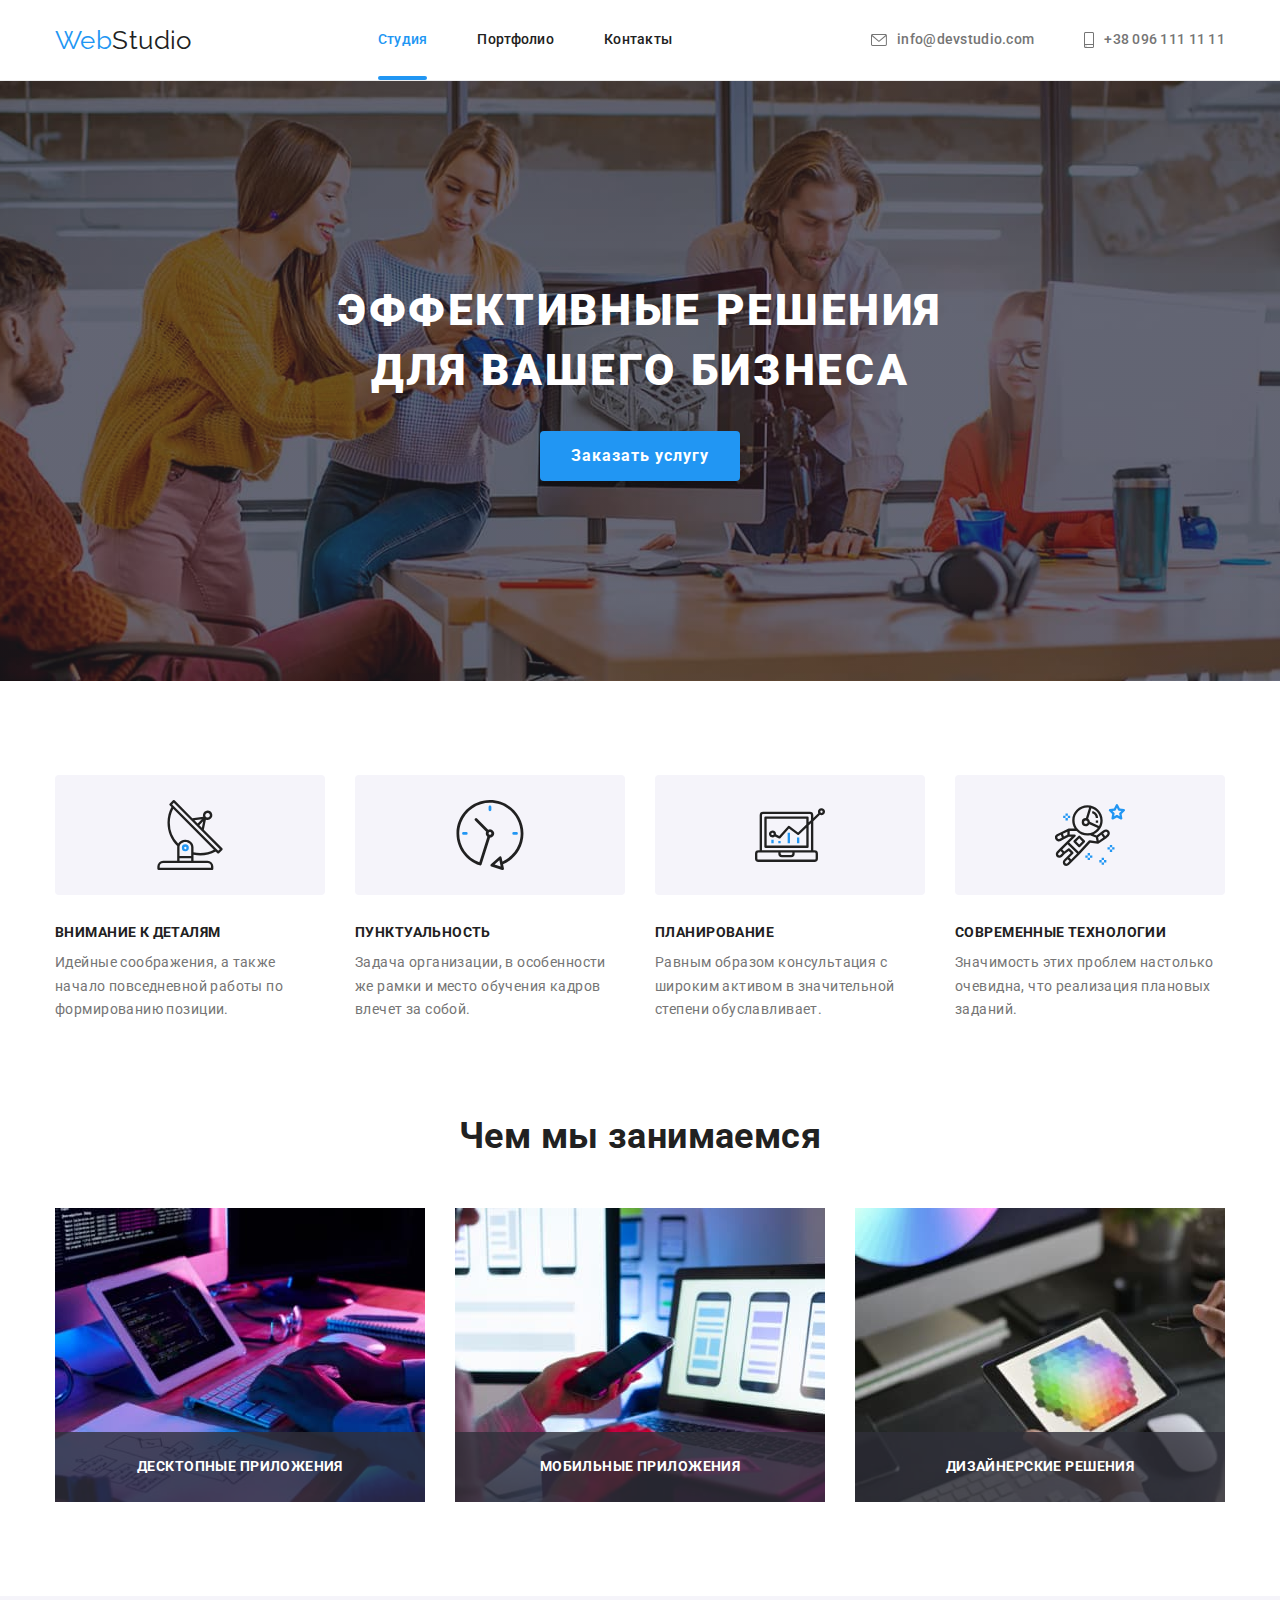
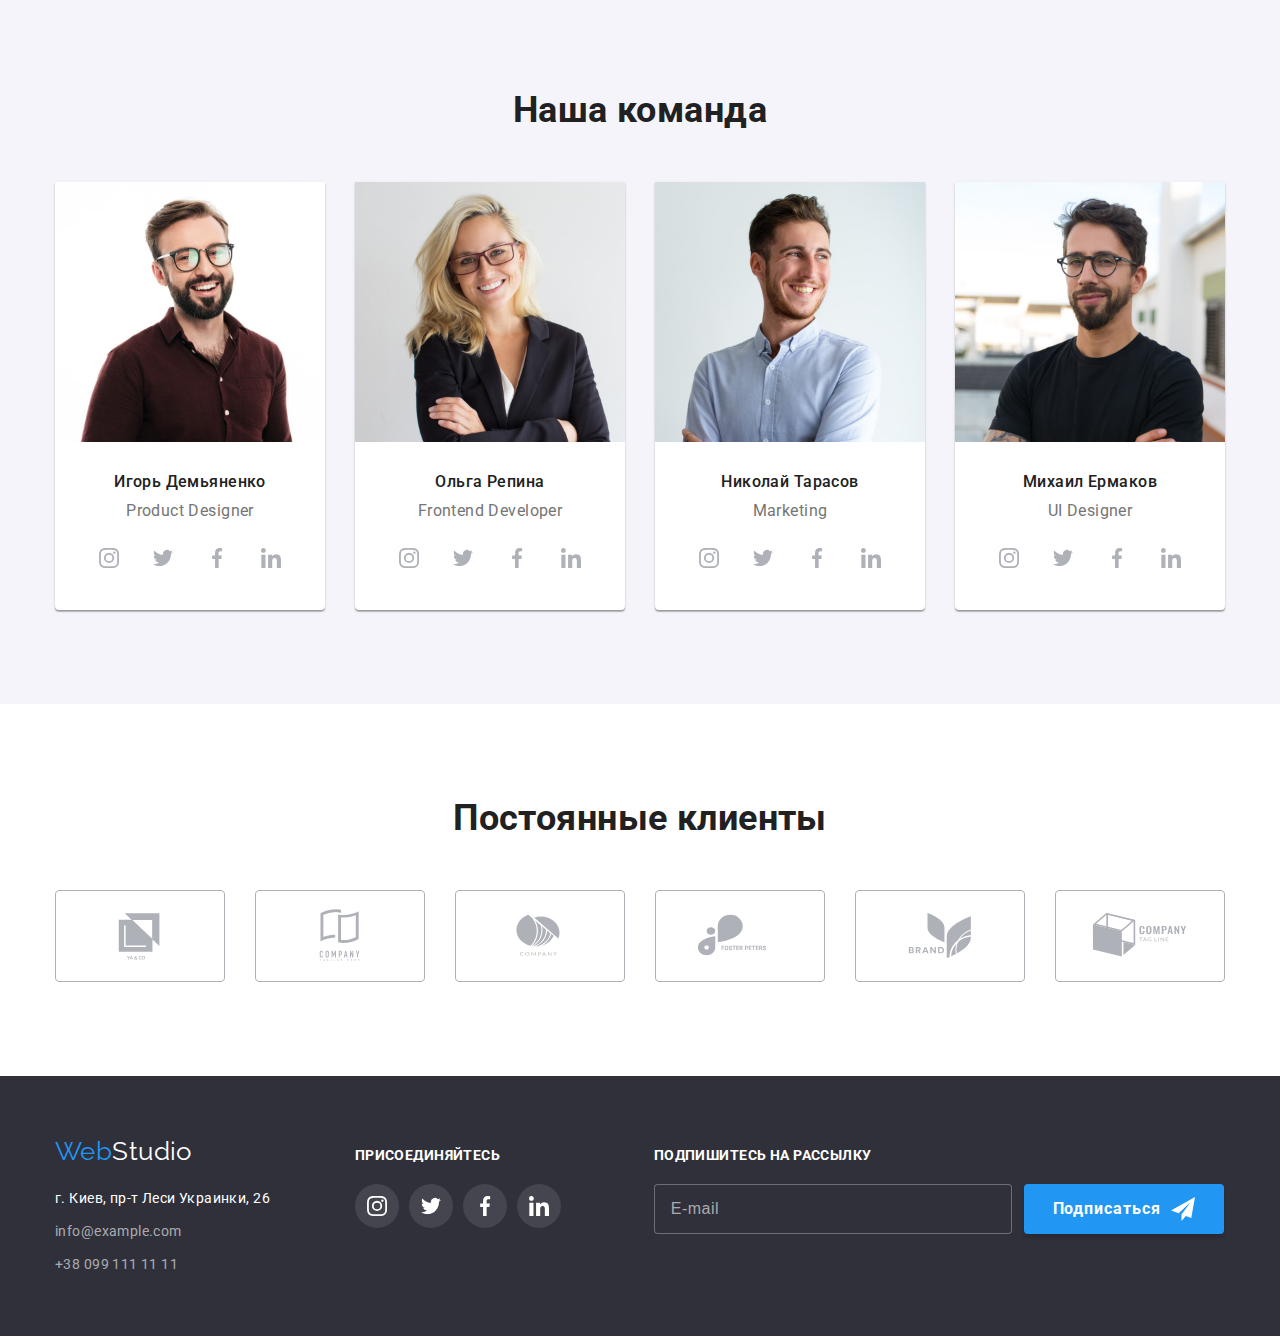
<file: index.html>
<!DOCTYPE html>
<html lang="ru">
<head>
    <meta charset="UTF-8">
    <meta http-equiv="X-UA-Compatible" content="IE=edge">
    <meta name="viewport" content="width=device-width, initial-scale=1.0">
    <title>HomeWork</title>
    <link rel="preconnect" href="https://fonts.googleapis.com">
    <link rel="preconnect" href="https://fonts.gstatic.com" crossorigin>
    <link href="https://fonts.googleapis.com/css2?family=Raleway:wght@700&family=Roboto:wght@400;500;700;900&display=swap"  rel="stylesheet">
    
    <link rel="stylesheet" href="https://cdnjs.cloudflare.com/ajax/libs/modern-normalize/1.1.0/modern-normalize.min.css"
    integrity="sha512-wpPYUAdjBVSE4KJnH1VR1HeZfpl1ub8YT/NKx4PuQ5NmX2tKuGu6U/JRp5y+Y8XG2tV+wKQpNHVUX03MfMFn9Q=="
    crossorigin="anonymous" referrerpolicy="no-referrer" />
    
    
    <link rel="stylesheet" href="./css/main.min.css">
</head>
<body>
    
    <!-- Header -->
    <header  class="page-header">
        <div class="container header">
            <nav class="site-nav header__site-nav" >
            <a href="./index.html" class="logo">Web<span class="logo logo--dark">Studio</span> </a>

            <ul class="site-nav__list">
                <li ><a class="link link--current" href="./index.html" >Студия</a></li>
                <li><a class="link" href="./portfolio.html">Портфолио</a></li>
                <li><a class="link" href="">Контакты</a></li>
        
            </ul>
        
        </nav>
        
        
            <ul class="auth-nav">
                <li class="auth-nav__item">
                    <a href="mailto:info@devstudio.com" class="link link--grey">
                    <svg class="auth-nav__icon" width="16" height="12">
                        <use href="./images/icons.svg#icon-mail"></use>        
                    </svg>
                    info@devstudio.com</a></li>

                <li class="auth-nav__item"><a href="tel:+380961111111" class="link link--grey">
                    <svg class="auth-nav__icon" width="10" height="16">
                        <use href="./images/icons.svg#icon-phone"></use>
                    </svg>
                    +38 096 111 11 11</a></li>
            </ul>
        
        </div>
        
        
    </header>
    
    <main>

        <!-- Hero -->
        <section class="hero section" >
            <div class="container">
                <h1 class="title title--large">Эффективные решения для вашего бизнеса</h1>
                <button data-modal-open class="button" type="button">Заказать услугу</button>
                
            </div>
            
           
            
        </section>
        
        <!-- Benefits -->
        <section class="section">
            <div class="container">
                <h2 class="visually-hidden">Преимущества</h2>
                <ul class="benefits">
            
                    <li class="benefits__item">
                        <div class="benefits__icon-thumb">
                            <svg  width="70" height="70">
                            <use href="./images/icons.svg#icon-antenna"></use>
                            </svg>

                        </div>
                        
                        <h3 class="title title--small">Внимание к деталям</h3>
                        <p>Идейные соображения, а также начало повседневной работы по формированию позиции.</p>
                    </li>

                    <li class="benefits__item">
                        <div class="benefits__icon-thumb">
                            <svg  width="70" height="70">
                                <use href="./images/icons.svg#icon-clock"></use>
                            </svg>
                        
                        </div>

                        <h3 class="title title--small">Пунктуальность</h3>
                        <p>Задача организации, в особенности же рамки и место обучения кадров влечет за собой.</p>
                    </li>

                    <li class="benefits__item">
                        <div class="benefits__icon-thumb">
                            <svg  width="70" height="70">
                            <use href="./images/icons.svg#icon-diagram"></use>
                            </svg>

                        </div>
                        <h3 class="title title--small">Планирование</h3>
                        <p>Равным образом консультация с широким активом в значительной степени обуславливает.</p>
                    </li>

                    <li class="benefits__item">
                        <div class="benefits__icon-thumb">
                            <svg  width="70" height="70">
                            <use href="./images/icons.svg#icon-astronaut"></use>
                            </svg>

                        </div>
                        <h3 class="title title--small">Современные технологии</h3>
                        <p>Значимость этих проблем настолько очевидна, что реализация плановых заданий.</p>
                    </li>
                </ul>

            </div>
            
        </section>

        <!-- what we are doing -->
        <section class="section works">
            <div class="container">
                <h2 class="title title--middle">Чем мы занимаемся</h2>
                <ul class="works__list-images">
                    <li>
                        <div class="works__overlay">
                            <img src="./images/box1.jpg" alt="Часть рабочего стола, программист работает за компьютером." width="370">
                            <p class="works__description">Десктопные приложения</p>
                        </div>
                        
                    
                    </li>
                    <li>
                        <div class="works__overlay">
                            <img src="./images/box2.jpg" alt="Дизайнер разрабатывает приложение для телефона." width="370">
                            <p class="works__description">Мобильные приложения</p>
                        </div>
                        
                    
                    </li>
                    <li>
                        <div class="works__overlay">
                            <img src="./images/box3.jpg" alt="Веб-дизайнер выбирает необходимый цвет на планшете." width="370">
                            <p class="works__description">Дизайнерские решения</p>
                        </div>
                        
                    </li>
                </ul>

            </div>
            
        </section>

        <!-- Our team -->
        <section class="team section">
            <div class="container">
                <h2 class="title title--middle">Наша команда</h2>
                <ul class="team__list-cards">
                    <li class="team__card"><img src="./images/teamCard1.jpg" alt="Игорь Демьяненко Product Designer" width="270">

                    <div class="team__description">
                            <h3 class="team__name">Игорь Демьяненко</h3>
                            <p class="team__position">Product Designer</p>

                        <div class="social">
                            <ul class="social__list">
                                <li>
                                    <a class="social__link" href="" aria-label="instagram">
                                        <svg  width="20" height="20">
                                            <use href="./images/icons.svg#icon-instagram"></use>
                                        </svg>
                                    </a>
                                </li>
                                <li>
                                    <a class="social__link" href="" aria-label="twitter">
                                        <svg  width="20" height="20">
                                            <use href="./images/icons.svg#icon-twitter"></use>
                                        </svg>
                                    </a>
                                </li>
                                <li>
                                    <a class="social__link" href="" aria-label="facebook">
                                        <svg  width="20" height="20">
                                            <use href="./images/icons.svg#icon-facebook"></use>
                                        </svg>
                                    </a>
                                </li>
                                <li>
                                    <a class="social__link" href="" aria-label="linkedin">
                                        <svg  width="20" height="20">
                                            <use href="./images/icons.svg#icon-linkedin"></use>
                                        </svg>
                                    </a>
                                </li>
                            
                            </ul>
                        </div>
                        

                    </div>
                        
                        
                        
                    </li>
                    <li class="team__card"><img src="./images/teamCard2.jpg" alt="Ольга Репина Frontend Developer" width="270">

                    <div class="team__description">
                            <h3 class="team__name">Ольга Репина</h3>
                            <p class="team__position">Frontend Developer</p>

                            <ul class="social__list">
                            <li>
                                <a class="social__link" href="" aria-label="instagram">
                                    <svg  width="20" height="20">
                                        <use href="./images/icons.svg#icon-instagram"></use>
                                    </svg>
                                </a>
                            </li>
                            <li>
                                <a class="social__link" href="" aria-label="twitter">
                                    <svg width="20" height="20">
                                        <use href="./images/icons.svg#icon-twitter"></use>
                                    </svg>
                                </a>
                            </li>
                            <li>
                                <a class="social__link" href="" aria-label="facebook">
                                    <svg width="20" height="20">
                                        <use href="./images/icons.svg#icon-facebook"></use>
                                    </svg>
                                </a>
                            </li>
                            <li>
                                <a class="social__link" href="" aria-label="linkedin">
                                    <svg width="20" height="20">
                                        <use href="./images/icons.svg#icon-linkedin"></use>
                                    </svg>
                                </a>
                            </li>
                        
                        </ul>

                    </div>
                        
                        
                    </li>
                <li class="team__card"><img src="./images/teamCard3.jpg" alt="Николай Тарасов Marketing" width="270">

                    <div class="team__description">
                            <h3 class="team__name">Николай Тарасов</h3>
                            <p class="team__position">Marketing</p>

                        <ul class="social__list">
                            <li>
                                <a class="social__link" href="" aria-label="instagram">
                                    <svg width="20" height="20">
                                        <use href="./images/icons.svg#icon-instagram"></use>
                                    </svg>
                                </a>
                            </li>
                            <li>
                                <a class="social__link" href="" aria-label="twitter">
                                    <svg width="20" height="20">
                                        <use href="./images/icons.svg#icon-twitter"></use>
                                    </svg>
                                </a>
                            </li>
                            <li>
                                <a class="social__link" href="" aria-label="facebook">
                                    <svg width="20" height="20">
                                        <use href="./images/icons.svg#icon-facebook"></use>
                                    </svg>
                                </a>
                            </li>
                            <li>
                                <a class="social__link" href="" aria-label="linkedin">
                                    <svg width="20" height="20">
                                        <use href="./images/icons.svg#icon-linkedin"></use>
                                    </svg>
                                </a>
                            </li>
                        
                        </ul>

                    </div>                       
                        
                </li>

                    <li class="team__card"><img src="./images/teamCard4.jpg" alt="Михаил Ермаков UI Designer" width="270">

                        <div class="team__description">
                            <h3 class="team__name">Михаил Ермаков</h3>
                            <p class="team__position">UI Designer</p>

                        <ul class="social__list">
                            <li>
                                <a class="social__link" href="" aria-label="instagram">
                                    <svg width="20" height="20">
                                        <use href="./images/icons.svg#icon-instagram"></use>
                                    </svg>
                                </a>
                            </li>
                            <li>
                                <a class="social__link" href="" aria-label="twitter">
                                    <svg width="20" height="20">
                                        <use href="./images/icons.svg#icon-twitter"></use>
                                    </svg>
                                </a>
                            </li>
                            <li>
                                <a class="social__link" href="" aria-label="facebook">
                                    <svg width="20" height="20">
                                        <use href="./images/icons.svg#icon-facebook"></use>
                                    </svg>
                                </a>
                            </li>
                            <li>
                                <a class="social__link" href="" aria-label="linkedin">
                                    <svg width="20" height="20">
                                        <use href="./images/icons.svg#icon-linkedin"></use>
                                    </svg>
                                </a>
                            </li>
                        
                        </ul>                 
                            
                    </div>
                        
                        
                    </li>
                </ul>

            </div>
            
        </section>

        <!-- Regular customers -->
        <section class="customers section">
            <div class="container">
                <h2 class="title title--middle">Постоянные клиенты</h2>
                <ul class="customers__list">
                    <li class="customers__item">
                        <a class="customers__link" href="" aria-label="YA & CO">
                            <svg width="106" height="60">
                                <use href="./images/icons.svg#icon-logo-customer-1"></use>
                            </svg>
                        </a>
                    </li>                   
                    <li class="customers__item">
                        <a class="customers__link" href="" aria-label="Company Tagline Here">
                            <svg width="106" height="60">
                                <use href="./images/icons.svg#icon-logo-customer-2"></use>
                            </svg>
                        </a>
                    </li>                   
                    <li class="customers__item">
                        <a class="customers__link" href="" aria-label="Company">
                            <svg width="106" height="60">
                                <use href="./images/icons.svg#icon-logo-customer-3"></use>
                            </svg>
                        </a>
                    </li>                   
                    <li class="customers__item">
                        <a class="customers__link" href="" aria-label="Foster Peters">
                            <svg width="106" height="60">
                                <use href="./images/icons.svg#icon-logo-customer-4"></use>
                            </svg>
                        </a>
                    </li>                   
                    <li class="customers__item">
                        <a class="customers__link" href="" aria-label="Brand">
                            <svg width="106" height="60">
                                <use href="./images/icons.svg#icon-logo-customer-5"></use>
                            </svg>
                        </a>
                    </li>                   
                    <li class="customers__item">
                        <a class="customers__link" href="" aria-label="Company Tag Line">
                            <svg width="106" height="60">
                                <use href="./images/icons.svg#icon-logo-customer-6"></use>
                            </svg>
                        </a>
                    </li>                   
                </ul>
                </section>                
            </div>
            

    </main>

    <!-- Footer -->
    <footer class="footer">

        <div class="footer__inner container">

            <div>
                <a href="./index.html" class="logo footer-logo">Web<span class="logo logo--light">Studio</span></a>
                <address>
                
                    <ul class="address">
                        <li class="address__item"><a href="https://goo.gl/maps/piqngm7oDQpEDh6u6" target="_blank"
                                rel="noopener nofollow noreferrer" class="address__link">г. Киев, пр-т Леси Украинки, 26</a></li>
                        <li class="address__item"><a href="mailto:info@example.com" class="address__mail-tel">info@example.com</a></li>
                        <li class="address__item"><a href="tel:+380991111111" class="address__mail-tel">+38 099 111 11 11</a></li>
                
                    </ul>
                </address>
            </div>
            
            

            <div class="social footer__social">
                <h2 class="title title--social-light">присоединяйтесь</h2>
                
                <ul class="social__list">
                    <li class="item">
                        <a class="social__link social__link--dark" href="" aria-label="instagram">
                            <svg class="social__icon-light"  width="20" height="20">
                                <use href="./images/icons.svg#icon-instagram"></use>
                            </svg>
                        </a>
                    </li>
                    <li class="item">
                        <a class="social__link social__link--dark" href="" aria-label="twitter">
                            <svg  class="social__icon-light" width="20" height="20">
                                <use href="./images/icons.svg#icon-twitter"></use>
                            </svg>
                        </a>
                    </li>
                    <li class="item">
                        <a class="social__link social__link--dark" href="" aria-label="facebook">
                            <svg class="social__icon-light" width="20" height="20">
                                <use href="./images/icons.svg#icon-facebook"></use>
                            </svg>
                        </a>
                    </li>
                    <li class="item">
                        <a class="social__link social__link--dark" href="" aria-label="linkedin">
                            <svg class="social__icon-light" width="20" height="20">
                                <use href="./images/icons.svg#icon-linkedin"></use>
                            </svg>
                        </a>
                    </li>
                
                </ul>
            </div>

<!-- Call to action -->
            <form class="form-cta footer__cta">

                    <div class="form-cta__inner">
                        <label class="form-cta__label" for="email">Подпишитесь на рассылку</label>
                        <input class="form-cta__input" type="email" name="email" id="email" placeholder="E-mail" />
                    </div>

                    <button class="button" type="submit">Подписаться 
                        <svg class="form-cta__icon-send" width="24" height="24">
                            <use href="./images/icons.svg#icon-send"></use>
                        </svg>
                    </button>                          
            
            </form>

        </div>     
        
        
    </footer>

    <!-- Modal -->

   <div data-modal class="backdrop is-hidden">
        <div class="modal">
            <button class="modal__close" data-modal-close>
                <svg  width="18" height="18">
                    <use href="./images/icons.svg#icon-close"></use>
                </svg>    
            </button>


            

            <form class="form-modal"> 

                <h2 class="title form-modal__title">Оставьте свои данные, мы вам перезвоним</h2>

                <div class="form-field form-modal__form-field">
                    <label class="form-field__label" for="name">Имя</label>

                    <div class="form-field__inner">
                        <input class="form-field__input" type="text" name="name" id="name" />
                        <svg class="form-field__icon-modal" width="18" height="18">
                            <use href="./images/icons.svg#icon-user-modal"></use>
                        </svg>
                    </div>
                    
                </div>

                <div class="form-field form-modal__form-field">
                    <label class="form-field__label" for="tel">Телефон</label>

                    <div class="form-field__inner">
                        <input class="form-field__input" type="tel" name="tel" id="tel" />
                        <svg class="form-field__icon-modal" width="18" height="18">
                            <use href="./images/icons.svg#icon-phone-modal"></use>
                        </svg>

                    </div>
                    
                </div> 

                <div class="form-field form-modal__form-field">
                    <label class="form-field__label" for="email-modal">Почта</label>

                    <div class="form-field__inner">
                        <input class="form-field__input" type="email" name="email" id="email-modal" />
                        <svg class="form-field__icon-modal" width="18" height="18">
                            <use href="./images/icons.svg#icon-email-modal"></use>
                        </svg>
                    </div>                    
                </div>
                

                <div class="form-field textarea__form-field">
                    <label class="form-field__label" for="comment">Комментарий</label>
                    <textarea class="form-field__input textarea"  name="comment" id="comment" rows="10" placeholder="Введите текст"></textarea>
                </div>
                
                <div class="form-field checkbox__form-field">
                    <input class="checkbox__input" type="checkbox" name="policy" value="" id="policy">
                    <label class="checkbox__label" for="policy">Соглашаюсь с рассылкой и принимаю 
                        <a class="condition" href="">Условия договора</a></label>
                </div>
                
                <button class="button" type="submit">Отправить</button>

            </form>
        </div>

    </div>
        
<script src="./js/modal.js"></script>
</body>
</html>
</file>
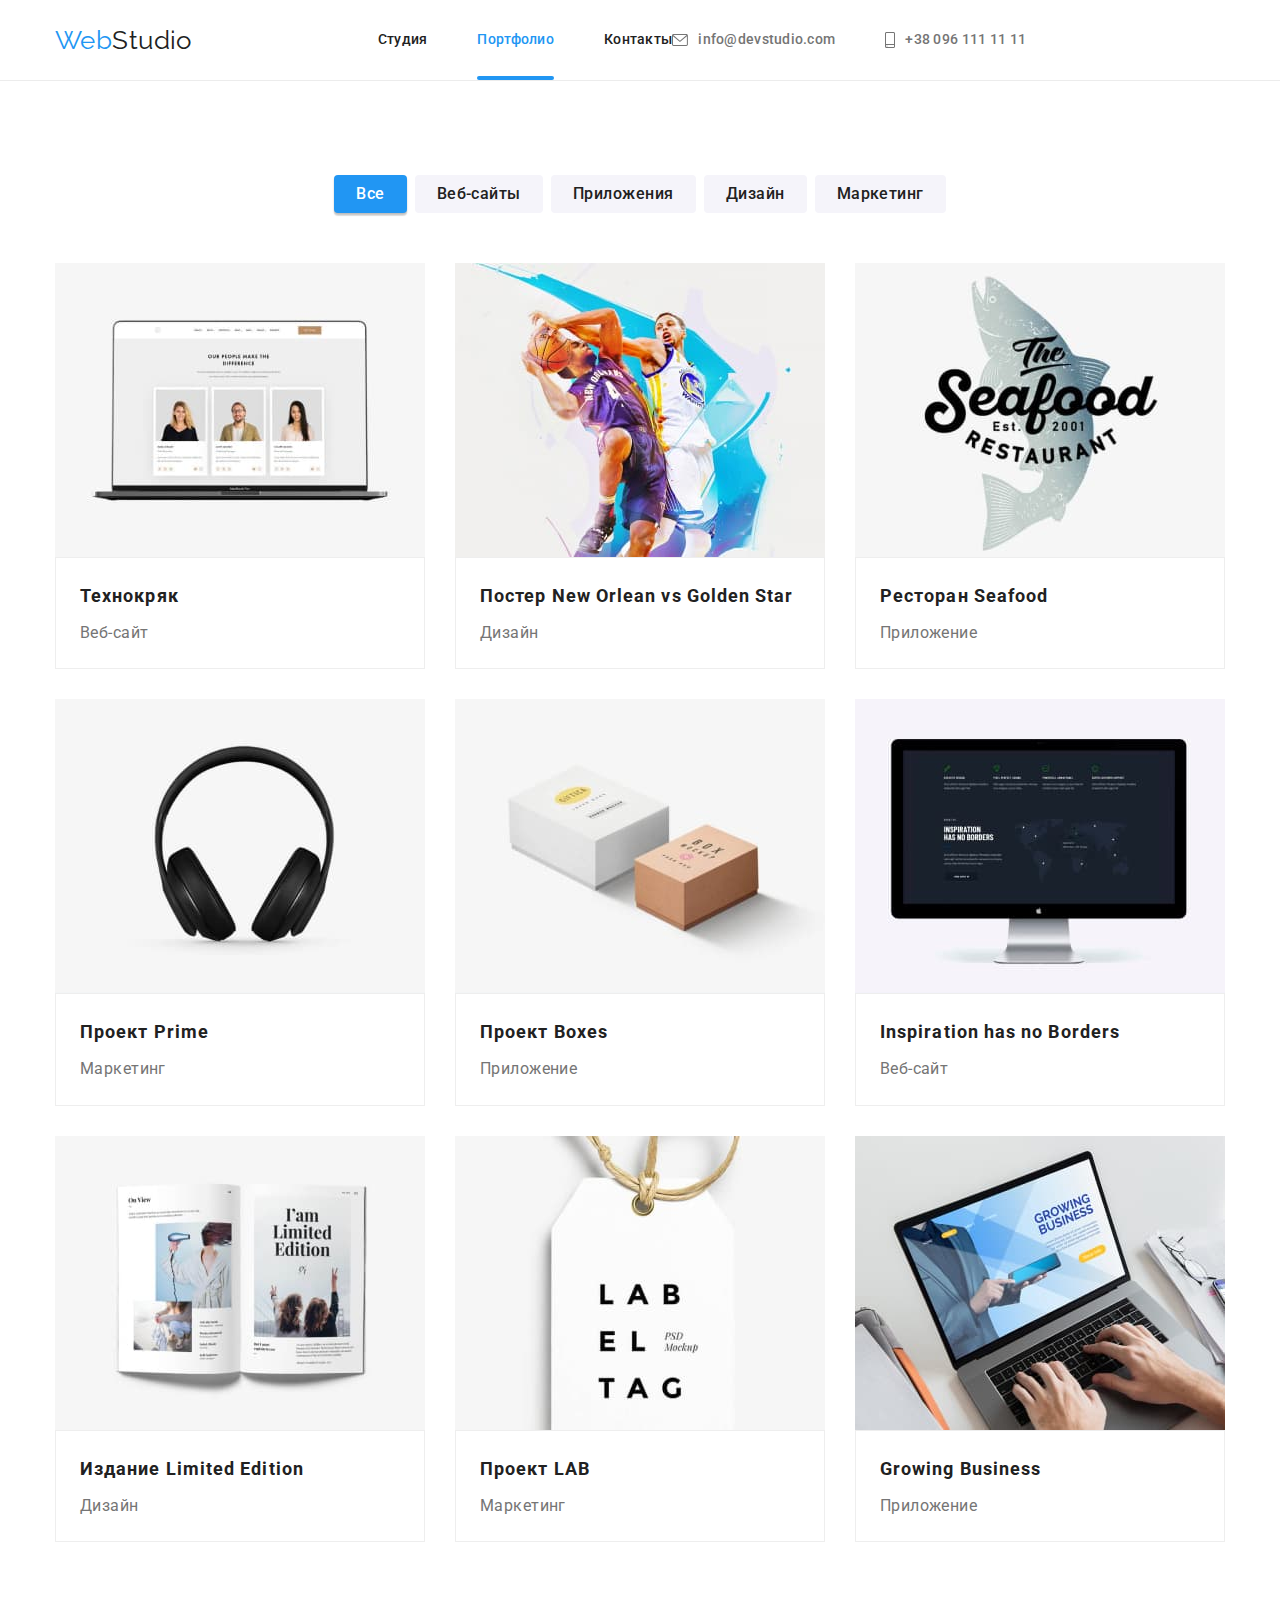
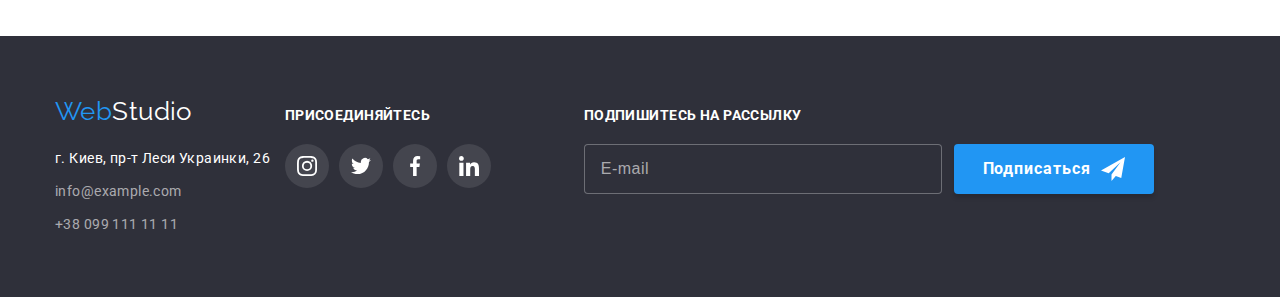
<file: portfolio.html>
<!DOCTYPE html>
<html lang="ru">
  <head>
    <meta charset="UTF-8" />
    <meta http-equiv="X-UA-Compatible" content="IE=edge" />
    <meta name="viewport" content="width=device-width, initial-scale=1.0" />
    <title>HomeWork</title>
    <link rel="preconnect" href="https://fonts.googleapis.com" />
    <link rel="preconnect" href="https://fonts.gstatic.com" crossorigin />
    <link
      href="https://fonts.googleapis.com/css2?family=Raleway:wght@700&family=Roboto:wght@400;500;700;900&display=swap"
      rel="stylesheet"
    />

    <link
      rel="stylesheet"
      href="https://cdnjs.cloudflare.com/ajax/libs/modern-normalize/1.1.0/modern-normalize.min.css"
      integrity="sha512-wpPYUAdjBVSE4KJnH1VR1HeZfpl1ub8YT/NKx4PuQ5NmX2tKuGu6U/JRp5y+Y8XG2tV+wKQpNHVUX03MfMFn9Q=="
      crossorigin="anonymous"
      referrerpolicy="no-referrer"
    />

    <link rel="stylesheet" href="./css/main.min.css" />
  </head>

  <body>
    <!-- Header -->
    <header class="page-header">
      <div class="container header">
        <nav class="site-nav">
          <a href="./index.html" class="logo"
            >Web<span class="logo logo--dark">Studio</span>
          </a>

          <ul class="site-nav__list">
            <li><a class="link" href="./index.html">Студия</a></li>
            <li>
              <a class="link link--current" href="./portfolio.html"
                >Портфолио</a
              >
            </li>
            <li><a class="link" href="">Контакты</a></li>
          </ul>
        </nav>

        <ul class="auth-nav">
          <li class="auth-nav__item">
            <a href="mailto:info@devstudio.com" class="link link--grey">
              <svg class="auth-nav__icon" width="16" height="12">
                <use href="./images/icons.svg#icon-mail"></use>
              </svg>
              info@devstudio.com</a
            >
          </li>

          <li class="auth-nav__item">
            <a href="tel:+380961111111" class="link link--grey">
              <svg class="auth-nav__icon" width="10" height="16">
                <use href="./images/icons.svg#icon-phone"></use>
              </svg>
              +38 096 111 11 11</a
            >
          </li>
        </ul>
      </div>
    </header>

    <!-- Maim -->
    <main>
      <!-- Filters -->
      <section class="section">
        <div class="container">
          <h1 class="visually-hidden">Примеры работ</h1>

          <div class="filters">
            <ul class="filters__list">
              <li>
                <button
                  type="button"
                  class="filters__element filters__element--active"
                >
                  Все
                </button>
              </li>
              <li>
                <button type="button" class="filters__element">
                  Веб-сайты
                </button>
              </li>
              <li>
                <button type="button" class="filters__element">
                  Приложения
                </button>
              </li>
              <li>
                <button type="button" class="filters__element">Дизайн</button>
              </li>
              <li>
                <button type="button" class="filters__element">
                  Маркетинг
                </button>
              </li>
            </ul>
          </div>

          <!-- Projects -->

          <div class="projects">
            <ul class="projects__list">
              <li class="projects__item">
                <a class="projects__link" href="">
                  <div class="projects__image">
                    <img
                      src="./images/project1.jpg"
                      alt="Пример вебсайта на ноутбуке."
                      width="370"
                      height="294"
                    />

                    <div class="projects__overlay">
                      <p>
                        Ресурс предлагает комплексные предложения с разным
                        уровнем функционала и сервисов. Все это позволит
                        посетителю получить исчерпывающие сведения о компании
                        или частном лице.
                      </p>
                    </div>
                  </div>

                  <div class="projects__description">
                    <h3 class="title projects__title">Технокряк</h3>
                    <p class="projects__type">Веб-сайт</p>
                  </div>
                </a>
              </li>

              <li class="projects__item">
                <a href="" class="projects__link">
                  <div class="projects__image">
                    <img
                      src="./images/project2.jpg"
                      alt="Два игрока в баскетболе боряться за мяч."
                      width="370"
                      height="294"
                    />

                    <div class="projects__overlay">
                      <p>
                        Ресурс предлагает комплексные предложения с разным
                        уровнем функционала и сервисов. Все это позволит
                        посетителю получить исчерпывающие сведения о компании
                        или частном лице.
                      </p>
                    </div>
                  </div>

                  <div class="projects__description">
                    <h3 class="title projects__title">
                      Постер New Orlean vs Golden Star
                    </h3>
                    <p class="projects__type">Дизайн</p>
                  </div>
                </a>
              </li>

              <li class="projects__item">
                <a href="" class="projects__link">
                  <div class="projects__image">
                    <img
                      src="./images/project3.jpg"
                      alt="Большой лосось."
                      width="370"
                      height="294"
                    />

                    <div class="projects__overlay">
                      <p>
                        Ресурс предлагает комплексные предложения с разным
                        уровнем функционала и сервисов. Все это позволит
                        посетителю получить исчерпывающие сведения о компании
                        или частном лице.
                      </p>
                    </div>
                  </div>

                  <div class="projects__description">
                    <h3 class="title projects__title">Ресторан Seafood</h3>
                    <p class="projects__type">Приложение</p>
                  </div>
                </a>
              </li>

              <li class="projects__item">
                <a href="" class="projects__link">
                  <div class="projects__image">
                    <img
                      src="./images/project4.jpg"
                      alt="Наушники."
                      width="370"
                      height="294"
                    />

                    <div class="projects__overlay">
                      <p>
                        Ресурс предлагает комплексные предложения с разным
                        уровнем функционала и сервисов. Все это позволит
                        посетителю получить исчерпывающие сведения о компании
                        или частном лице.
                      </p>
                    </div>
                  </div>

                  <div class="projects__description">
                    <h3 class="title projects__title">Проект Prime</h3>
                    <p class="projects__type">Маркетинг</p>
                  </div>
                </a>
              </li>
              <li class="projects__item">
                <a href="" class="projects__link">
                  <div class="projects__image">
                    <img
                      src="./images/project5.jpg"
                      alt="Две коробки белого и коричневого цвета."
                      width="370"
                      height="294"
                    />

                    <div class="projects__overlay">
                      <p>
                        Ресурс предлагает комплексные предложения с разным
                        уровнем функционала и сервисов. Все это позволит
                        посетителю получить исчерпывающие сведения о компании
                        или частном лице.
                      </p>
                    </div>
                  </div>

                  <div class="projects__description">
                    <h3 class="title projects__title">Проект Boxes</h3>
                    <p class="projects__type">Приложение</p>
                  </div>
                </a>
              </li>

              <li class="projects__item">
                <a href="" class="projects__link">
                  <div class="projects__image">
                    <img
                      src="./images/project6.jpg"
                      alt="Монитор компьютера с картой мира."
                      width="370"
                      height="294"
                    />

                    <div class="projects__overlay">
                      <p>
                        Ресурс предлагает комплексные предложения с разным
                        уровнем функционала и сервисов. Все это позволит
                        посетителю получить исчерпывающие сведения о компании
                        или частном лице.
                      </p>
                    </div>
                  </div>

                  <div class="projects__description">
                    <h3 class="title projects__title">
                      Inspiration has no Borders
                    </h3>
                    <p class="projects__type">Веб-сайт</p>
                  </div>
                </a>
              </li>
              <li class="projects__item">
                <a href="" class="projects__link">
                  <div class="projects__image">
                    <img
                      src="./images/project7.jpg"
                      alt="Открытая книга по дизайну."
                      width="370"
                      height="294"
                    />

                    <div class="projects__overlay">
                      <p>
                        Ресурс предлагает комплексные предложения с разным
                        уровнем функционала и сервисов. Все это позволит
                        посетителю получить исчерпывающие сведения о компании
                        или частном лице.
                      </p>
                    </div>
                  </div>

                  <div class="projects__description">
                    <h3 class="title projects__title">
                      Издание Limited Edition
                    </h3>
                    <p class="projects__type">Дизайн</p>
                  </div>
                </a>
              </li>
              <li class="projects__item">
                <a href="" class="projects__link">
                  <div class="projects__image">
                    <img
                      src="./images/project8.jpg"
                      alt="Бирка с надписью Lab EL TAG."
                      width="370"
                      height="294"
                    />

                    <div class="projects__overlay">
                      <p>
                        Ресурс предлагает комплексные предложения с разным
                        уровнем функционала и сервисов. Все это позволит
                        посетителю получить исчерпывающие сведения о компании
                        или частном лице.
                      </p>
                    </div>
                  </div>

                  <div class="projects__description">
                    <h3 class="title projects__title">Проект LAB</h3>
                    <p class="projects__type">Маркетинг</p>
                  </div>
                </a>
              </li>
              <li class="projects__item">
                <a href="" class="projects__link">
                  <div class="projects__image">
                    <img
                      src="./images/project9.jpg"
                      alt="Работа над проектом на ноутбуке."
                      width="370"
                      height="294"
                    />

                    <div class="projects__overlay">
                      <p>
                        Ресурс предлагает комплексные предложения с разным
                        уровнем функционала и сервисов. Все это позволит
                        посетителю получить исчерпывающие сведения о компании
                        или частном лице.
                      </p>
                    </div>
                  </div>

                  <div class="projects__description">
                    <h3 class="title projects__title">Growing Business</h3>
                    <p class="projects__type">Приложение</p>
                  </div>
                </a>
              </li>
            </ul>
          </div>
        </div>
      </section>
    </main>
    <!-- Footer -->
    <footer class="footer">
      <div class="footer__inner container">
        <div>
          <a href="./index.html" class="logo footer-logo"
            >Web<span class="logo logo--light">Studio</span></a
          >
          <address>
            <ul class="address">
              <li class="address__item">
                <a
                  href="https://goo.gl/maps/piqngm7oDQpEDh6u6"
                  target="_blank"
                  rel="noopener nofollow noreferrer"
                  class="address__link"
                  >г. Киев, пр-т Леси Украинки, 26</a
                >
              </li>
              <li class="address__item">
                <a href="mailto:info@example.com" class="address__mail-tel"
                  >info@example.com</a
                >
              </li>
              <li class="address__item">
                <a href="tel:+380991111111" class="address__mail-tel"
                  >+38 099 111 11 11</a
                >
              </li>
            </ul>
          </address>
        </div>

        <div class="social social--right">
          <h2 class="title title--social-light">присоединяйтесь</h2>

          <ul class="social__list">
            <li class="item">
              <a
                class="social__link social__link--dark"
                href=""
                aria-label="instagram"
              >
                <svg class="social__icon-light" width="20" height="20">
                  <use href="./images/icons.svg#icon-instagram"></use>
                </svg>
              </a>
            </li>
            <li class="item">
              <a
                class="social__link social__link--dark"
                href=""
                aria-label="twitter"
              >
                <svg class="social__icon-light" width="20" height="20">
                  <use href="./images/icons.svg#icon-twitter"></use>
                </svg>
              </a>
            </li>
            <li class="item">
              <a
                class="social__link social__link--dark"
                href=""
                aria-label="facebook"
              >
                <svg class="social__icon-light" width="20" height="20">
                  <use href="./images/icons.svg#icon-facebook"></use>
                </svg>
              </a>
            </li>
            <li class="item">
              <a
                class="social__link social__link--dark"
                href=""
                aria-label="linkedin"
              >
                <svg class="social__icon-light" width="20" height="20">
                  <use href="./images/icons.svg#icon-linkedin"></use>
                </svg>
              </a>
            </li>
          </ul>
        </div>

        <!-- Call to action -->
        <form class="form-cta footer__cta">
          <div class="form-cta__inner">
            <label class="form-cta__label" for="email"
              >Подпишитесь на рассылку</label
            >
            <input
              class="form-cta__input"
              type="email"
              name="email"
              id="email"
              placeholder="E-mail"
            />
          </div>

          <button class="button" type="submit">
            Подписаться
            <svg class="form-cta__icon-send" width="24" height="24">
              <use href="./images/icons.svg#icon-send"></use>
            </svg>
          </button>
        </form>
      </div>
    </footer>
  </body>
</html>
</file>
<file: css/main.min.css>
:root{--main-bg-color: #ffffff;--hero-bg-color-gradient: rgba(47, 48, 58, 0.4);--secondary-bg-color: #2f303a;--button-bg-color: #f5f4fa;--team-bg-color: #f5f4fa;--backdrop-bg: rgba(0, 0, 0, 0.2);--title-text-color: #212121;--text-color: #757575;--accent-color: #2196f3;--accent-button: #188ce8;--link-auth-nav-footer: rgba(255, 255, 255, 0.6);--border-header-color: #ececec;--border-color: #eeeeee;--icon-color: #afb1b8;--icon-bg-footer: rgba(255, 255, 255, 0.1);--duration: 250ms;--timing-function: cubic-bezier(0.4, 0, 0.2, 1)}.visually-hidden{position:absolute;width:1px;height:1px;margin:-1px;border:0;padding:0;white-space:nowrap;-webkit-clip-path:inset(100%);clip-path:inset(100%);clip:rect(0 0 0 0);overflow:hidden}.customers__link,.works__description,.benefits__icon-thumb,.checkbox__form-field,.modal__close,.social__link,.button{display:-webkit-box;display:-ms-flexbox;display:flex;-webkit-box-align:center;-ms-flex-align:center;align-items:center;-webkit-box-pack:center;-ms-flex-pack:center;justify-content:center}html{-webkit-box-sizing:border-box;box-sizing:border-box}*,*::before,*::after{-webkit-box-sizing:border-box;box-sizing:border-box}h1,h2,h3,h4,h5,h6,p{margin-top:0;margin-bottom:0}ul{list-style:none;padding-left:0;margin:0}a{text-decoration:none;color:inherit}img{display:block;max-width:100%;height:auto}address{font-style:normal}body{margin:0;background-color:var(--main-bg-color);font-family:"Roboto",sans-serif;font-size:14px;line-height:1.71;letter-spacing:.03em;color:var(--text-color)}.container{max-width:1200px;margin:0 auto;padding:0 15px}.section{padding-top:94px;padding-bottom:94px}.logo{margin-right:93px;font-family:"Raleway";font-size:26px;line-height:1.19;color:var(--accent-color)}.logo--dark{color:var(--title-text-color)}.logo--light{font-family:"Raleway";font-size:26px;line-height:1.19px;color:var(--main-bg-color)}.site-nav{display:-webkit-box;display:-ms-flexbox;display:flex;-webkit-box-align:center;-ms-flex-align:center;align-items:center}.site-nav__list{display:-webkit-box;display:-ms-flexbox;display:flex;-webkit-box-align:center;-ms-flex-align:center;align-items:center;gap:50px}.link{display:block;position:relative;padding-top:32px;padding-bottom:32px;font-weight:500;line-height:1.14;letter-spacing:.02em;text-decoration:none;color:var(--title-text-color);-webkit-transition:color var(--duration) var(--timing-function);transition:color var(--duration) var(--timing-function)}.link--current{color:var(--accent-color)}.link--current::after{position:absolute;display:block;bottom:0;content:"";width:100%;height:4px;background-color:var(--accent-color);border-radius:2px}.link--grey{display:-webkit-box;display:-ms-flexbox;display:flex;-webkit-box-align:center;-ms-flex-align:center;align-items:center;color:var(--text-color)}.link:focus,.link:hover{color:var(--accent-color)}.auth-nav{display:-webkit-box;display:-ms-flexbox;display:flex;gap:50px}.auth-nav__icon{fill:currentColor;margin-right:10px}.auth-nav__icon:hover,.auth-nav__icon:focus{fill:var(--accent-color)}.title{color:var(--title-text-color)}.title--large{margin-bottom:30px;margin-left:auto;margin-right:auto;width:696px;font-weight:900;font-size:44px;line-height:1.36;letter-spacing:.06em;text-transform:uppercase;color:var(--main-bg-color)}.title--middle{margin-bottom:50px;font-size:36px;line-height:1.16;text-align:center}.title--small{margin-top:30px;margin-bottom:10px;font-size:14px;line-height:1.14;text-transform:uppercase}.title--social-light{font-size:14px;margin-bottom:20px;line-height:1.14;text-transform:uppercase;color:var(--main-bg-color)}.button{padding:0;margin-left:auto;margin-right:auto;min-width:200px;height:50px;border-radius:4px;border:none;font-family:inherit;font-weight:700;font-size:16px;line-height:1.88;letter-spacing:.06em;text-transform:none;color:var(--main-bg-color);background-color:var(--accent-color);-webkit-box-shadow:0px 4px 4px rgba(0,0,0,.15);box-shadow:0px 4px 4px rgba(0,0,0,.15);cursor:pointer;-webkit-transition:background-color var(--duration) var(--timing-function);transition:background-color var(--duration) var(--timing-function)}.button:hover,.button:focus{background-color:var(--accent-button)}.social__list{display:-webkit-box;display:-ms-flexbox;display:flex;-webkit-box-pack:center;-ms-flex-pack:center;justify-content:center;gap:10px}.social__link{width:44px;height:44px;border-radius:50%;fill:var(--icon-color);-webkit-transition:fill var(--duration) var(--timing-function),background-color var(--duration) var(--timing-function);transition:fill var(--duration) var(--timing-function),background-color var(--duration) var(--timing-function)}.social__link:hover,.social__link:focus{fill:var(--main-bg-color);background-color:var(--accent-color)}.social__icon-light{fill:var(--main-bg-color)}.social__link--dark{background-color:var(--icon-bg-footer);-webkit-transition:background-color var(--duration) var(--timing-function);transition:background-color var(--duration) var(--timing-function)}.social__link--dark:hover,.social__link--dark:focus{background-color:var(--accent-color)}.address__item:not(:last-child){margin-bottom:9px}.address__link{color:var(--main-bg-color)}.address__mail-tel{color:var(--link-auth-nav-footer);-webkit-transition:color var(--duration) var(--timing-function);transition:color var(--duration) var(--timing-function)}.address__mail-tel:hover,.address__mail-tel:focus{color:var(--accent-color)}.form-cta{display:-webkit-box;display:-ms-flexbox;display:flex;-webkit-box-align:end;-ms-flex-align:end;align-items:flex-end;gap:12px}.form-cta__inner{width:358px}.form-cta__label{display:block;margin-bottom:20px;font-weight:700;line-height:1.14;text-transform:uppercase;color:var(--main-bg-color)}.form-cta__input{display:block;width:100%;height:50px;padding:15px 16px;font-size:16px;line-height:1.88;letter-spacing:.06em;color:var(--main-bg-color);background-color:var(--secondary-bg-color);border:1px solid rgba(255,255,255,.3);border-radius:4px}.form-cta__input::-webkit-input-placeholder{font-size:16px;line-height:1.25;letter-spacing:.03em;color:rgba(255,255,255,.6)}.form-cta__input::-moz-placeholder{font-size:16px;line-height:1.25;letter-spacing:.03em;color:rgba(255,255,255,.6)}.form-cta__input:-ms-input-placeholder{font-size:16px;line-height:1.25;letter-spacing:.03em;color:rgba(255,255,255,.6)}.form-cta__input::-ms-input-placeholder{font-size:16px;line-height:1.25;letter-spacing:.03em;color:rgba(255,255,255,.6)}.form-cta__input::placeholder{font-size:16px;line-height:1.25;letter-spacing:.03em;color:rgba(255,255,255,.6)}.form-cta__icon-send{fill:currentColor;margin-left:10px}.filters__list{display:-webkit-box;display:-ms-flexbox;display:flex;-webkit-box-pack:center;-ms-flex-pack:center;justify-content:center;margin-bottom:50px;gap:8px}.filters__element{border:none;padding:6px 22px;background-color:var(--button-bg-color);border-radius:4px;font-family:"Roboto";font-weight:500;font-size:16px;line-height:1.62;letter-spacing:.03em;color:var(--title-text-color);cursor:pointer;-webkit-transition:color var(--duration) var(--timing-function),background-color var(--duration) var(--timing-function),-webkit-box-shadow var(--duration) var(--timing-function);transition:color var(--duration) var(--timing-function),background-color var(--duration) var(--timing-function),-webkit-box-shadow var(--duration) var(--timing-function);transition:color var(--duration) var(--timing-function),background-color var(--duration) var(--timing-function),box-shadow var(--duration) var(--timing-function);transition:color var(--duration) var(--timing-function),background-color var(--duration) var(--timing-function),box-shadow var(--duration) var(--timing-function),-webkit-box-shadow var(--duration) var(--timing-function)}.filters__element:hover,.filters__element:focus{background-color:var(--accent-color);color:var(--main-bg-color);-webkit-box-shadow:0px 3px 1px rgba(0,0,0,.1),0px 1px 2px rgba(0,0,0,.08),0px 2px 2px rgba(0,0,0,.12);box-shadow:0px 3px 1px rgba(0,0,0,.1),0px 1px 2px rgba(0,0,0,.08),0px 2px 2px rgba(0,0,0,.12)}.filters__element--active{background-color:var(--accent-color);color:var(--main-bg-color);-webkit-box-shadow:0px 3px 1px rgba(0,0,0,.1),0px 1px 2px rgba(0,0,0,.08),0px 2px 2px rgba(0,0,0,.12);box-shadow:0px 3px 1px rgba(0,0,0,.1),0px 1px 2px rgba(0,0,0,.08),0px 2px 2px rgba(0,0,0,.12)}.backdrop{position:fixed;top:0;left:0;width:100%;height:100%;background-color:var(--backdrop-bg);opacity:1;-webkit-transition:opacity var(--duration) var(--timing-function),visibility var(--duration) var(--timing-function);transition:opacity var(--duration) var(--timing-function),visibility var(--duration) var(--timing-function)}.backdrop.is-hidden{visibility:hidden;opacity:0;pointer-events:none}.modal{position:absolute;top:50%;left:50%;-webkit-transform:translate(-50%, -50%);transform:translate(-50%, -50%);min-width:528px;min-height:581px;padding:40px;background-color:var(--main-bg-color);-webkit-box-shadow:0px 1px 3px rgba(0,0,0,.12),0px 1px 1px rgba(0,0,0,.14),0px 2px 1px rgba(0,0,0,.2);box-shadow:0px 1px 3px rgba(0,0,0,.12),0px 1px 1px rgba(0,0,0,.14),0px 2px 1px rgba(0,0,0,.2);border-radius:4px}.modal__close{position:absolute;top:8px;right:8px;width:30px;height:30px;padding:0;margin:0;background:var(--main-bg-color);border:1px solid rgba(0,0,0,.1);border-radius:50%;cursor:pointer;-webkit-transition:fill var(--duration) var(--timing-function);transition:fill var(--duration) var(--timing-function)}.modal__close:hover,.modal__close:focus{fill:var(--accent-color)}.form-modal{width:448px}.form-modal__title{font-size:20px;line-height:1.15;text-align:center;margin-bottom:12px}.form-modal__form-field{margin-bottom:10px}.form-field__label{display:block;margin-bottom:4px;font-size:12px;line-height:1.16;letter-spacing:.01em;color:var(--text-color)}.form-field__inner{position:relative}.form-field__icon-modal{position:absolute;left:15px;top:11px;fill:var(--title-text-color);-webkit-transition:fill var(--duration) var(--timing-function);transition:fill var(--duration) var(--timing-function)}.form-field__inner:focus-within .form-field__icon-modal{fill:var(--accent-color)}.form-field__input{display:block;width:100%;height:40px;padding:12px 12px 12px 42px;border:1px solid rgba(33,33,33,.2);border-radius:4px;-webkit-transition:border var(--duration) var(--timing-function);transition:border var(--duration) var(--timing-function)}.form-field__input:focus{border:1px solid var(--accent-color)}.textarea{resize:none;width:100%;height:120px;border:1px solid rgba(33,33,33,.2);border-radius:4px;padding:12px 16px}.textarea__form-field{margin-bottom:20px}.textarea::-webkit-input-placeholder{font-weight:400;font-size:12px;line-height:1.17;letter-spacing:.01em;color:rgba(117,117,117,.5)}.textarea::-moz-placeholder{font-weight:400;font-size:12px;line-height:1.17;letter-spacing:.01em;color:rgba(117,117,117,.5)}.textarea:-ms-input-placeholder{font-weight:400;font-size:12px;line-height:1.17;letter-spacing:.01em;color:rgba(117,117,117,.5)}.textarea::-ms-input-placeholder{font-weight:400;font-size:12px;line-height:1.17;letter-spacing:.01em;color:rgba(117,117,117,.5)}.textarea::placeholder{font-weight:400;font-size:12px;line-height:1.17;letter-spacing:.01em;color:rgba(117,117,117,.5)}.checkbox__form-field{margin-bottom:30px}.checkbox__input{margin-bottom:0;-webkit-appearance:none;-moz-appearance:none;appearance:none}.checkbox__input::after{display:block;content:"";width:16px;height:15px;background-image:url(../images/border.svg)}.checkbox__input+.checkbox__label{margin-left:9px}.condition{line-height:1.71;color:var(--accent-color);border-bottom:.5px solid var(--accent-color)}.checkbox__input:checked::after{background-image:url(../images/icon-check.svg)}.header{display:-webkit-box;display:-ms-flexbox;display:flex;-webkit-box-align:center;-ms-flex-align:center;align-items:center}.header__site-nav{margin-right:auto}.page-header{border-bottom:1px solid var(--border-header-color)}.hero{padding-top:200px;padding-bottom:200px;max-width:1600px;margin-left:auto;margin-right:auto;background-color:var(--secondary-bg-color);text-align:center;background-image:-webkit-gradient(linear, left top, left bottom, from(var(--hero-bg-color-gradient)), to(var(--hero-bg-color-gradient))),url(../images/hero-bcg-img.jpg);background-image:linear-gradient(var(--hero-bg-color-gradient), var(--hero-bg-color-gradient)),url(../images/hero-bcg-img.jpg);background-repeat:no-repeat;background-position:center;background-size:cover}.benefits{display:-webkit-box;display:-ms-flexbox;display:flex}.benefits__icon-thumb{height:120px;background-color:var(--team-bg-color);border-radius:4px}.benefits__item{width:270px}.benefits__item:not(:last-child){margin-right:30px}.works{padding-top:0}.works__list-images{display:-webkit-box;display:-ms-flexbox;display:flex;-webkit-box-pack:justify;-ms-flex-pack:justify;justify-content:space-between}.works__overlay{position:relative}.works__description{position:absolute;left:0;bottom:0px;width:100%;height:70px;font-weight:700;line-height:1.14;text-transform:uppercase;color:var(--main-bg-color);background:rgba(47,48,58,.8)}.team{background:var(--team-bg-color)}.team__list-cards{display:-webkit-box;display:-ms-flexbox;display:flex}.team__card{background-color:var(--main-bg-color);-webkit-box-shadow:0px 1px 3px rgba(0,0,0,.12),0px 1px 1px rgba(0,0,0,.14),0px 2px 1px rgba(0,0,0,.2);box-shadow:0px 1px 3px rgba(0,0,0,.12),0px 1px 1px rgba(0,0,0,.14),0px 2px 1px rgba(0,0,0,.2);border-radius:0px 0px 4px 4px}.team__card:not(:last-child){margin-right:30px}.team__description{padding-top:30px;padding-bottom:30px}.team__name{margin-bottom:10px;font-weight:500;font-size:16px;line-height:1.19;text-align:center;color:var(--title-text-color)}.team__position{font-size:16px;line-height:1.19;text-align:center;margin-bottom:16px}.customers__list{display:-webkit-box;display:-ms-flexbox;display:flex}.customers__item{width:170px;height:92px}.customers__item:not(:last-child){margin-right:30px}.customers__link{width:100%;height:100%;fill:var(--icon-color);border:1px solid var(--icon-color);border-radius:4px;-webkit-transition:fill var(--duration) var(--timing-function),border var(--duration) var(--timing-function);transition:fill var(--duration) var(--timing-function),border var(--duration) var(--timing-function)}.customers__link:hover,.customers__link:focus{fill:var(--accent-color);border:1px solid var(--accent-color);border-radius:4px}.footer{padding-top:60px;padding-bottom:60px;background-color:var(--secondary-bg-color)}.footer__inner{display:-webkit-box;display:-ms-flexbox;display:flex;-webkit-box-align:baseline;-ms-flex-align:baseline;align-items:baseline}.footer__social{margin-left:70px}.footer__cta{margin-left:93px}.footer-logo{display:block;margin-bottom:20px;margin-right:0}.projects__list{display:-webkit-box;display:-ms-flexbox;display:flex;-ms-flex-wrap:wrap;flex-wrap:wrap}.projects__item:not(:nth-child(3n)){margin-right:30px}.projects__item:not(:nth-last-child(-n+3)){margin-bottom:30px}.projects__item{-ms-flex-preferred-size:calc((100% - 60px)/3);flex-basis:calc((100% - 60px)/3)}.projects__link{display:block;-webkit-transition:-webkit-box-shadow var(--duration) var(--timing-function);transition:-webkit-box-shadow var(--duration) var(--timing-function);transition:box-shadow var(--duration) var(--timing-function);transition:box-shadow var(--duration) var(--timing-function), -webkit-box-shadow var(--duration) var(--timing-function)}.projects__link:hover,.projects__link:focus{-webkit-box-shadow:0px 1px 1px rgba(0,0,0,.12),0px 4px 4px rgba(0,0,0,.06),1px 4px 6px rgba(0,0,0,.16);box-shadow:0px 1px 1px rgba(0,0,0,.12),0px 4px 4px rgba(0,0,0,.06),1px 4px 6px rgba(0,0,0,.16)}.projects__image{position:relative;overflow:hidden}.projects__overlay{position:absolute;bottom:0;left:0;display:-webkit-box;display:-ms-flexbox;display:flex;-webkit-box-align:center;-ms-flex-align:center;align-items:center;width:100%;height:100%;padding-left:24px;padding-right:24px;background-color:rgba(33,150,243,.9);font-size:18px;line-height:1.56;color:var(--main-bg-color);-webkit-transform:translateY(100%);transform:translateY(100%);-webkit-transition:-webkit-transform var(--duration) var(--timing-function);transition:-webkit-transform var(--duration) var(--timing-function);transition:transform var(--duration) var(--timing-function);transition:transform var(--duration) var(--timing-function), -webkit-transform var(--duration) var(--timing-function)}.projects__link:hover .projects__overlay,.projects__link:focus .projects__overlay{-webkit-transform:translateY(0);transform:translateY(0)}.projects__description{padding:20px 24px;border:1px solid var(--border-color)}.projects__title{margin-bottom:4px;font-size:18px;line-height:2;letter-spacing:.06em}.projects__type{margin-bottom:0;font-size:16px;line-height:1.9}/*# sourceMappingURL=main.min.css.map */
</file>
